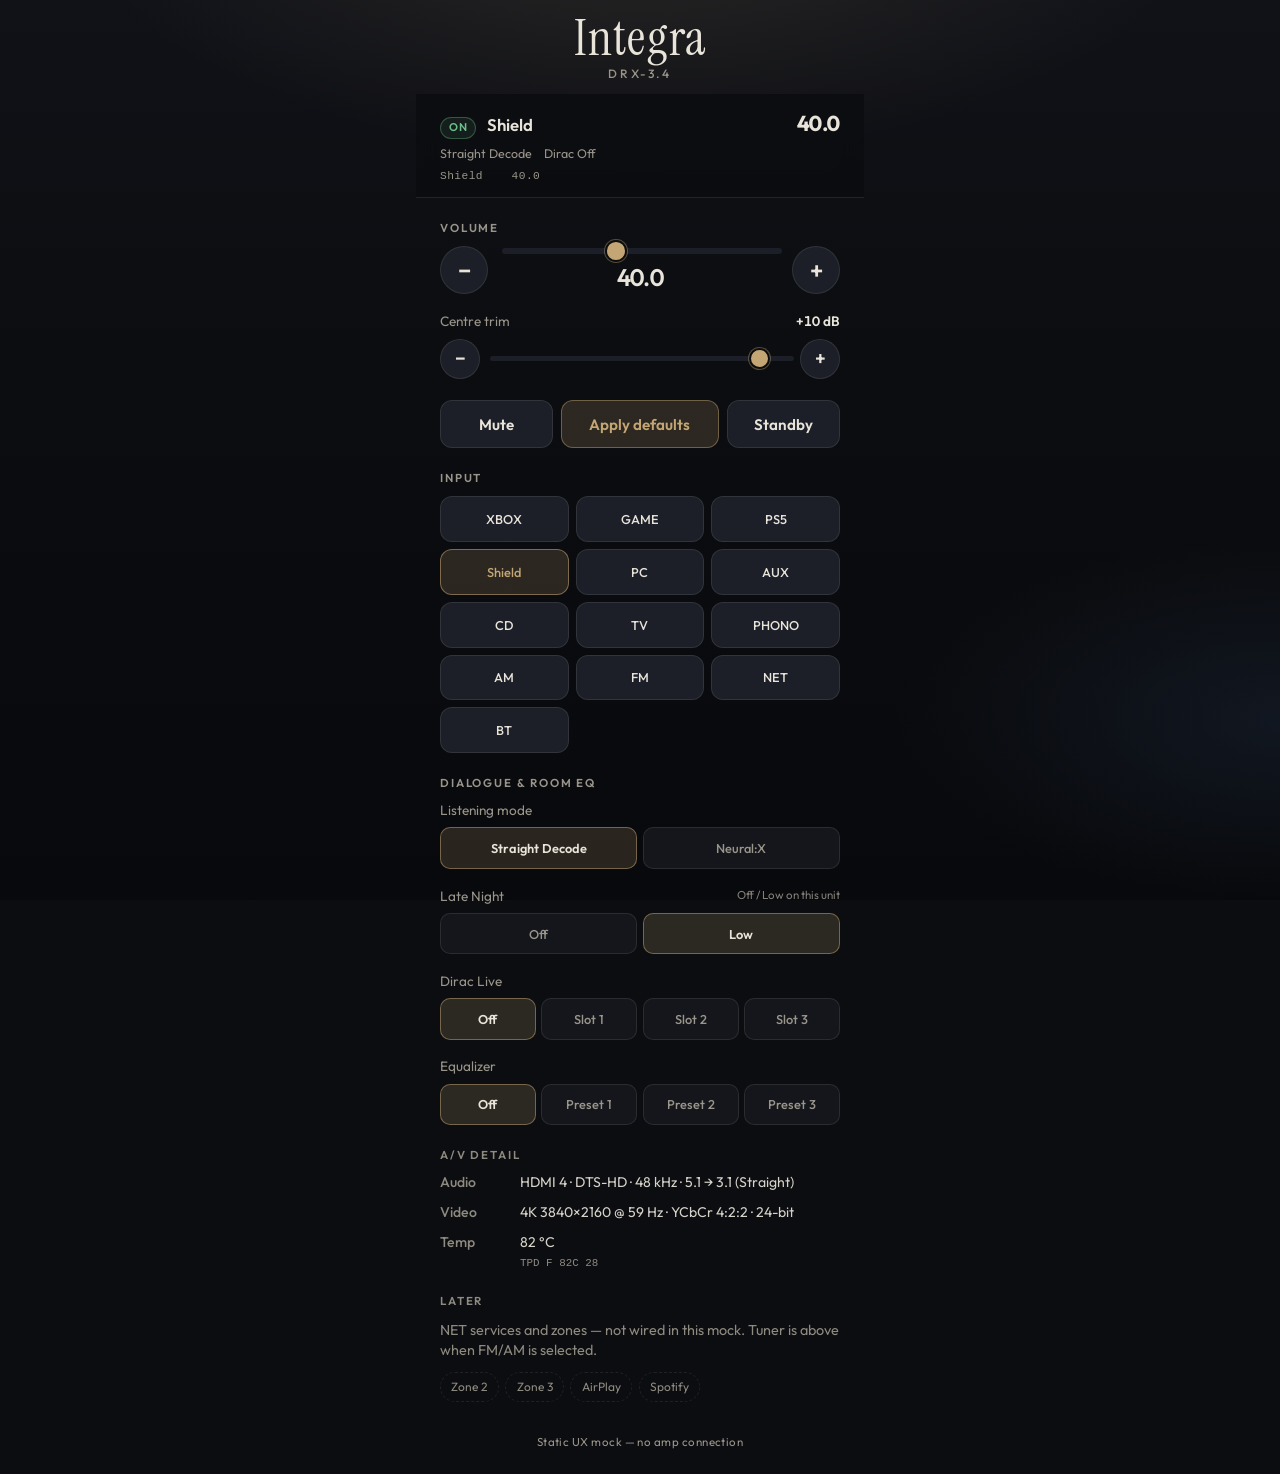
<file: Integra/mockup/index.html>
<!DOCTYPE html>
<html lang="en">
<head>
  <meta charset="utf-8" />
  <meta name="viewport" content="width=device-width, initial-scale=1, viewport-fit=cover" />
  <title>Integra — Remote</title>
  <link rel="preconnect" href="https://fonts.googleapis.com" />
  <link rel="preconnect" href="https://fonts.gstatic.com" crossorigin />
  <link href="https://fonts.googleapis.com/css2?family=Outfit:wght@400;500;600;700&family=Instrument+Serif:ital@0;1&display=swap" rel="stylesheet" />
  <link rel="stylesheet" href="app.css" />
</head>
<body>
  <div class="atmosphere" aria-hidden="true"></div>

  <header class="brand">
    <p class="brand__name">Integra</p>
    <p class="brand__model">DRX-3.4</p>
  </header>

  <main class="remote">
    <!-- 1. Status strip (sticky) — future SSE target #status-strip -->
    <section id="status-strip" class="status" aria-live="polite">
      <div class="status__row">
        <span id="st-power" class="pill pill--power" data-on="true">On</span>
        <span id="st-input" class="status__input">Shield</span>
        <span id="st-vol" class="status__vol">40.0</span>
      </div>
      <div class="status__row status__row--meta">
        <span id="st-mute" class="meta" hidden>Muted</span>
        <span id="st-lmd" class="meta">Straight Decode</span>
        <span id="st-dirac" class="meta">Dirac Off</span>
      </div>
      <p id="st-fld" class="status__fld">Shield&nbsp;&nbsp;&nbsp;&nbsp;40.0</p>
    </section>

    <!-- 2. Volume + centre trim -->
    <section class="section section--volume" aria-labelledby="vol-heading">
      <h2 id="vol-heading" class="section__title">Volume</h2>
      <div class="volume">
        <button type="button" class="btn btn--round" id="vol-down" aria-label="Volume down">−</button>
        <div class="volume__mid">
          <input type="range" id="vol-slider" min="0" max="100" step="0.5" value="40" aria-valuetext="40" />
          <output id="vol-readout" for="vol-slider" class="volume__readout">40.0</output>
        </div>
        <button type="button" class="btn btn--round" id="vol-up" aria-label="Volume up">+</button>
      </div>

      <div class="field field--under-vol">
        <p class="field__label">Centre trim <span id="ctl-readout" class="field__value">+10 dB</span></p>
        <div class="trim">
          <button type="button" class="btn btn--round btn--sm" id="ctl-down" aria-label="Centre down">−</button>
          <input type="range" id="ctl-slider" min="-12" max="12" step="1" value="10" />
          <button type="button" class="btn btn--round btn--sm" id="ctl-up" aria-label="Centre up">+</button>
        </div>
      </div>
    </section>

    <!-- 3. Primary actions -->
    <section class="section section--actions" aria-label="Primary actions">
      <div class="actions">
        <button type="button" class="btn btn--action" id="btn-mute">Mute</button>
        <button type="button" class="btn btn--action btn--accent" id="btn-defaults">Apply defaults</button>
        <button type="button" class="btn btn--action" id="btn-power">Standby</button>
      </div>
    </section>

    <!-- 4. Input grid -->
    <section class="section" aria-labelledby="input-heading">
      <h2 id="input-heading" class="section__title">Input</h2>
      <div class="input-grid" id="input-grid" role="group" aria-label="Input select"></div>
    </section>

    <!-- 5. Web tuner (shown when FM/AM selected; also reachable via band toggle) -->
    <section class="section" id="tuner-section" aria-labelledby="tuner-heading" hidden>
      <h2 id="tuner-heading" class="section__title">Tuner</h2>
      <div class="field">
        <p class="field__label">Band</p>
        <div class="segmented" id="band-group" role="group">
          <button type="button" class="seg" data-band="24">FM</button>
          <button type="button" class="seg" data-band="25">AM</button>
        </div>
      </div>
      <div class="tuner">
        <button type="button" class="btn btn--round" id="tune-down" aria-label="Seek down">−</button>
        <div class="tuner__mid">
          <output id="tune-freq" class="tuner__freq">92.10</output>
          <span id="tune-unit" class="tuner__unit">MHz</span>
          <p id="tune-preset-label" class="tuner__preset-label">Preset —</p>
        </div>
        <button type="button" class="btn btn--round" id="tune-up" aria-label="Seek up">+</button>
      </div>
      <div class="field">
        <p class="field__label">Presets</p>
        <div class="preset-grid" id="preset-grid" role="group" aria-label="Tuner presets"></div>
      </div>
      <p class="tuner__hint">Mock of <code>SLI24/25</code> + <code>TUN</code> / <code>PRS</code> — real app would send eISCP via Go.</p>
    </section>

    <!-- 6. Dialogue / mode / Room EQ -->
    <section class="section" aria-labelledby="sound-heading">
      <h2 id="sound-heading" class="section__title">Dialogue &amp; Room EQ</h2>

      <div class="field">
        <p class="field__label">Listening mode</p>
        <div class="segmented" id="lmd-group" role="group">
          <button type="button" class="seg" data-lmd="40">Straight Decode</button>
          <button type="button" class="seg" data-lmd="82">Neural:X</button>
        </div>
      </div>

      <div class="field">
        <p class="field__label">Late Night <span class="field__hint">Off / Low on this unit</span></p>
        <div class="segmented" id="ltn-group" role="group">
          <button type="button" class="seg" data-ltn="00">Off</button>
          <button type="button" class="seg" data-ltn="01">Low</button>
        </div>
      </div>

      <div class="field">
        <p class="field__label">Dirac Live</p>
        <div class="segmented segmented--wrap" id="dss-group" role="group">
          <button type="button" class="seg" data-dss="00">Off</button>
          <button type="button" class="seg" data-dss="01">Slot 1</button>
          <button type="button" class="seg" data-dss="02">Slot 2</button>
          <button type="button" class="seg" data-dss="03">Slot 3</button>
        </div>
      </div>

      <div class="field">
        <p class="field__label">Equalizer</p>
        <div class="segmented segmented--wrap" id="eqs-group" role="group">
          <button type="button" class="seg" data-eqs="00">Off</button>
          <button type="button" class="seg" data-eqs="01">Preset 1</button>
          <button type="button" class="seg" data-eqs="02">Preset 2</button>
          <button type="button" class="seg" data-eqs="03">Preset 3</button>
        </div>
      </div>
    </section>

    <!-- 7. A/V detail -->
    <section class="section section--muted" aria-labelledby="av-heading">
      <h2 id="av-heading" class="section__title">A/V detail</h2>
      <dl class="detail" id="av-detail">
        <div><dt>Audio</dt><dd id="det-ifa">HDMI 4 · DTS-HD · 48 kHz · 5.1 → 3.1</dd></div>
        <div><dt>Video</dt><dd id="det-ifv">4K 3840×2160 @ 59 Hz · YCbCr 4:2:2 · 24-bit</dd></div>
        <div>
          <dt>Temp</dt>
          <dd>
            <span id="det-tpd">82 °C</span>
            <span id="det-tpd-raw" class="detail__raw">TPD F 82C 28</span>
          </dd>
        </div>
      </dl>
    </section>

    <section class="section section--muted section--later" aria-labelledby="later-heading">
      <h2 id="later-heading" class="section__title">Later</h2>
      <p class="later-note">NET services and zones — not wired in this mock. Tuner is above when FM/AM is selected.</p>
      <div class="later-chips" aria-hidden="true">
        <span class="chip">Zone 2</span>
        <span class="chip">Zone 3</span>
        <span class="chip">AirPlay</span>
        <span class="chip">Spotify</span>
      </div>
    </section>
  </main>

  <footer class="foot">
    <p>Static UX mock — no amp connection</p>
  </footer>

  <!-- Standby confirmation -->
  <div id="standby-dialog" class="dialog" hidden role="dialog" aria-modal="true" aria-labelledby="standby-title">
    <div class="dialog__backdrop" id="standby-backdrop"></div>
    <div class="dialog__panel">
      <h2 id="standby-title" class="dialog__title">Standby?</h2>
      <p class="dialog__body">Put the Integra in standby?</p>
      <div class="dialog__actions">
        <button type="button" class="btn btn--action" id="standby-cancel">Cancel</button>
        <button type="button" class="btn btn--action btn--danger" id="standby-confirm">Standby</button>
      </div>
    </div>
  </div>

  <script src="app.js"></script>
</body>
</html>
</file>
<file: Integra/mockup/app.css>
:root {
  --bg0: #0c0d10;
  --bg1: #14161c;
  --bg2: #1c1f28;
  --line: rgba(232, 228, 218, 0.1);
  --text: #e8e4da;
  --muted: #9a958a;
  --accent: #c4a574;
  --accent-dim: rgba(196, 165, 116, 0.18);
  --power: #6dbf8a;
  --radius: 12px;
  --tap: 48px;
  --font: "Outfit", "Avenir Next", sans-serif;
  --display: "Instrument Serif", Georgia, serif;
  --pad: clamp(1rem, 4vw, 1.5rem);
  --max: 28rem;
}

*,
*::before,
*::after {
  box-sizing: border-box;
}

html {
  color-scheme: dark;
}

body {
  margin: 0;
  min-height: 100dvh;
  font-family: var(--font);
  font-size: 1rem;
  line-height: 1.4;
  color: var(--text);
  background: var(--bg0);
  -webkit-tap-highlight-color: transparent;
}

.atmosphere {
  position: fixed;
  inset: 0;
  z-index: -1;
  pointer-events: none;
  background:
    radial-gradient(ellipse 80% 50% at 50% -10%, rgba(196, 165, 116, 0.14), transparent 55%),
    radial-gradient(ellipse 60% 40% at 100% 80%, rgba(40, 60, 90, 0.25), transparent 50%),
    linear-gradient(180deg, #101218 0%, var(--bg0) 40%, #08090c 100%);
}

/* Brand — hero-level */
.brand {
  max-width: var(--max);
  margin: 0 auto;
  padding: calc(0.75rem + env(safe-area-inset-top)) var(--pad) 0.25rem;
  text-align: center;
}

.brand__name {
  margin: 0;
  font-family: var(--display);
  font-size: clamp(2.4rem, 10vw, 3.2rem);
  font-weight: 400;
  letter-spacing: 0.02em;
  line-height: 1;
  color: var(--text);
}

.brand__model {
  margin: 0.15rem 0 0;
  font-size: 0.75rem;
  font-weight: 500;
  letter-spacing: 0.22em;
  text-transform: uppercase;
  color: var(--muted);
}

.remote {
  max-width: var(--max);
  margin: 0 auto;
  padding: 0.5rem var(--pad) 2rem;
  display: flex;
  flex-direction: column;
  gap: 1.35rem;
}

/* Status */
.status {
  position: sticky;
  top: 0;
  z-index: 20;
  margin: 0 calc(-1 * var(--pad));
  padding: 0.85rem var(--pad) 0.75rem;
  background: rgba(12, 13, 16, 0.88);
  backdrop-filter: blur(12px);
  border-bottom: 1px solid var(--line);
}

.status__row {
  display: flex;
  align-items: baseline;
  gap: 0.65rem;
  flex-wrap: wrap;
}

.status__row--meta {
  margin-top: 0.35rem;
  gap: 0.75rem;
}

.status__input {
  flex: 1;
  font-weight: 600;
  font-size: 1.05rem;
  min-width: 4rem;
}

.status__vol {
  font-variant-numeric: tabular-nums;
  font-weight: 700;
  font-size: 1.35rem;
  letter-spacing: -0.02em;
}

.status__fld {
  margin: 0.45rem 0 0;
  font-family: ui-monospace, "SF Mono", Menlo, monospace;
  font-size: 0.7rem;
  letter-spacing: 0.04em;
  color: var(--muted);
  white-space: pre;
}

.pill {
  display: inline-flex;
  align-items: center;
  padding: 0.15rem 0.5rem;
  font-size: 0.7rem;
  font-weight: 600;
  letter-spacing: 0.06em;
  text-transform: uppercase;
  border-radius: 999px;
  border: 1px solid var(--line);
  color: var(--muted);
}

.pill--power[data-on="true"] {
  color: var(--power);
  border-color: rgba(109, 191, 138, 0.35);
  background: rgba(109, 191, 138, 0.1);
}

.pill--power[data-on="false"] {
  color: var(--muted);
}

.meta {
  font-size: 0.78rem;
  color: var(--muted);
}

.meta[hidden] {
  display: none;
}

/* Sections */
.section__title {
  margin: 0 0 0.65rem;
  font-size: 0.72rem;
  font-weight: 600;
  letter-spacing: 0.16em;
  text-transform: uppercase;
  color: var(--muted);
}

.section--muted {
  opacity: 0.92;
}

.section--later .later-note {
  margin: 0 0 0.75rem;
  font-size: 0.9rem;
  color: var(--muted);
}

/* Volume */
.volume {
  display: grid;
  grid-template-columns: var(--tap) 1fr var(--tap);
  gap: 0.75rem;
  align-items: center;
}

.volume__mid {
  display: flex;
  flex-direction: column;
  gap: 0.35rem;
  min-width: 0;
}

.volume__readout {
  font-variant-numeric: tabular-nums;
  font-weight: 600;
  font-size: 1.5rem;
  text-align: center;
  letter-spacing: -0.03em;
}

input[type="range"] {
  -webkit-appearance: none;
  appearance: none;
  width: 100%;
  height: 0.35rem;
  border-radius: 999px;
  background: var(--bg2);
  outline: none;
}

input[type="range"]::-webkit-slider-thumb {
  -webkit-appearance: none;
  width: 1.35rem;
  height: 1.35rem;
  border-radius: 50%;
  background: var(--accent);
  border: 2px solid var(--bg0);
  box-shadow: 0 0 0 1px rgba(196, 165, 116, 0.4);
  cursor: pointer;
}

input[type="range"]::-moz-range-thumb {
  width: 1.35rem;
  height: 1.35rem;
  border-radius: 50%;
  background: var(--accent);
  border: 2px solid var(--bg0);
  cursor: pointer;
}

/* Buttons */
.btn {
  font-family: inherit;
  font-size: 0.95rem;
  font-weight: 600;
  color: var(--text);
  background: var(--bg2);
  border: 1px solid var(--line);
  border-radius: var(--radius);
  cursor: pointer;
  transition: background 0.15s ease, border-color 0.15s ease, transform 0.1s ease;
}

.btn:active {
  transform: scale(0.97);
}

.btn--round {
  width: var(--tap);
  height: var(--tap);
  border-radius: 50%;
  font-size: 1.5rem;
  line-height: 1;
  padding: 0;
  display: grid;
  place-items: center;
}

.btn--sm {
  width: 2.5rem;
  height: 2.5rem;
  font-size: 1.2rem;
}

.btn--action {
  min-height: var(--tap);
  padding: 0.65rem 0.85rem;
}

.btn--accent {
  background: var(--accent-dim);
  border-color: rgba(196, 165, 116, 0.45);
  color: var(--accent);
}

.btn--mute-on {
  background: rgba(200, 90, 80, 0.15);
  border-color: rgba(200, 90, 80, 0.4);
  color: #e8a09a;
}

.btn--danger {
  background: rgba(200, 90, 80, 0.2);
  border-color: rgba(200, 90, 80, 0.5);
  color: #e8a09a;
}

.actions {
  display: grid;
  grid-template-columns: 1fr 1.4fr 1fr;
  gap: 0.5rem;
}

@media (max-width: 360px) {
  .actions {
    grid-template-columns: 1fr;
  }
}

/* Input grid */
.input-grid {
  display: grid;
  grid-template-columns: repeat(3, 1fr);
  gap: 0.45rem;
}

.input-grid .btn {
  min-height: 2.85rem;
  padding: 0.5rem 0.35rem;
  font-size: 0.8rem;
  font-weight: 500;
}

.input-grid .btn.is-active {
  background: var(--accent-dim);
  border-color: rgba(196, 165, 116, 0.55);
  color: var(--accent);
}

/* Fields / segmented */
.field {
  margin-bottom: 1.1rem;
}

.field:last-child {
  margin-bottom: 0;
}

.field__label {
  margin: 0 0 0.45rem;
  font-size: 0.85rem;
  color: var(--muted);
  display: flex;
  justify-content: space-between;
  gap: 0.5rem;
}

.field__value {
  color: var(--text);
  font-variant-numeric: tabular-nums;
  font-weight: 600;
}

.field__hint {
  font-size: 0.72rem;
  font-weight: 400;
  color: var(--muted);
  opacity: 0.85;
}

.field--under-vol {
  margin-top: 1.1rem;
  margin-bottom: 0;
}

.segmented {
  display: flex;
  gap: 0.35rem;
  flex-wrap: nowrap;
}

.segmented--wrap {
  flex-wrap: wrap;
}

.seg {
  flex: 1;
  min-height: 2.6rem;
  min-width: 4.5rem;
  padding: 0.45rem 0.55rem;
  font-family: inherit;
  font-size: 0.8rem;
  font-weight: 500;
  color: var(--muted);
  background: var(--bg1);
  border: 1px solid var(--line);
  border-radius: 10px;
  cursor: pointer;
}

.seg.is-active {
  color: var(--text);
  background: var(--accent-dim);
  border-color: rgba(196, 165, 116, 0.5);
  font-weight: 600;
}

.trim {
  display: grid;
  grid-template-columns: 2.5rem 1fr 2.5rem;
  gap: 0.5rem;
  align-items: center;
}

/* Detail */
.detail {
  margin: 0;
  display: flex;
  flex-direction: column;
  gap: 0.65rem;
}

.detail > div {
  display: grid;
  grid-template-columns: 4.5rem 1fr;
  gap: 0.5rem;
  font-size: 0.88rem;
}

.detail dt {
  margin: 0;
  color: var(--muted);
  font-weight: 500;
}

.detail dd {
  margin: 0;
  color: var(--text);
}

.detail__raw {
  display: block;
  margin-top: 0.2rem;
  font-family: ui-monospace, "SF Mono", Menlo, monospace;
  font-size: 0.68rem;
  color: var(--muted);
}

/* Tuner */
.tuner {
  display: grid;
  grid-template-columns: var(--tap) 1fr var(--tap);
  gap: 0.75rem;
  align-items: center;
  margin-bottom: 1.1rem;
}

.tuner__mid {
  text-align: center;
  min-width: 0;
}

.tuner__freq {
  display: block;
  font-variant-numeric: tabular-nums;
  font-weight: 700;
  font-size: 2rem;
  letter-spacing: -0.03em;
  line-height: 1.1;
}

.tuner__unit {
  font-size: 0.85rem;
  font-weight: 500;
  color: var(--muted);
  letter-spacing: 0.08em;
}

.tuner__preset-label {
  margin: 0.35rem 0 0;
  font-size: 0.78rem;
  color: var(--muted);
}

.tuner__hint {
  margin: 0.75rem 0 0;
  font-size: 0.75rem;
  color: var(--muted);
  line-height: 1.35;
}

.tuner__hint code {
  font-family: ui-monospace, "SF Mono", Menlo, monospace;
  font-size: 0.7rem;
}

.preset-grid {
  display: grid;
  grid-template-columns: repeat(4, 1fr);
  gap: 0.4rem;
}

.preset-grid .btn {
  min-height: 2.6rem;
  font-variant-numeric: tabular-nums;
}

.preset-grid .btn.is-active {
  background: var(--accent-dim);
  border-color: rgba(196, 165, 116, 0.55);
  color: var(--accent);
}

/* Standby dialog */
.dialog {
  position: fixed;
  inset: 0;
  z-index: 100;
  display: grid;
  place-items: center;
  padding: var(--pad);
}

.dialog[hidden] {
  display: none;
}

.dialog__backdrop {
  position: absolute;
  inset: 0;
  background: rgba(0, 0, 0, 0.65);
  backdrop-filter: blur(4px);
}

.dialog__panel {
  position: relative;
  width: min(100%, 22rem);
  padding: 1.35rem 1.25rem 1.15rem;
  background: var(--bg1);
  border: 1px solid var(--line);
  border-radius: 16px;
  box-shadow: 0 16px 48px rgba(0, 0, 0, 0.45);
}

.dialog__title {
  margin: 0 0 0.4rem;
  font-family: var(--display);
  font-size: 1.65rem;
  font-weight: 400;
}

.dialog__body {
  margin: 0 0 1.15rem;
  color: var(--muted);
  font-size: 0.95rem;
}

.dialog__actions {
  display: grid;
  grid-template-columns: 1fr 1fr;
  gap: 0.5rem;
}

.later-chips {
  display: flex;
  flex-wrap: wrap;
  gap: 0.4rem;
}

.chip {
  padding: 0.35rem 0.65rem;
  font-size: 0.75rem;
  color: var(--muted);
  border: 1px dashed var(--line);
  border-radius: 999px;
}

.foot {
  max-width: var(--max);
  margin: 0 auto;
  padding: 0 var(--pad) calc(1.5rem + env(safe-area-inset-bottom));
  text-align: center;
}

.foot p {
  margin: 0;
  font-size: 0.72rem;
  letter-spacing: 0.04em;
  color: var(--muted);
}

/* Standby dim */
body.is-standby .remote > :not(.status) {
  opacity: 0.35;
  pointer-events: none;
}

body.is-standby .section--actions {
  opacity: 1;
  pointer-events: auto;
}
</file>
